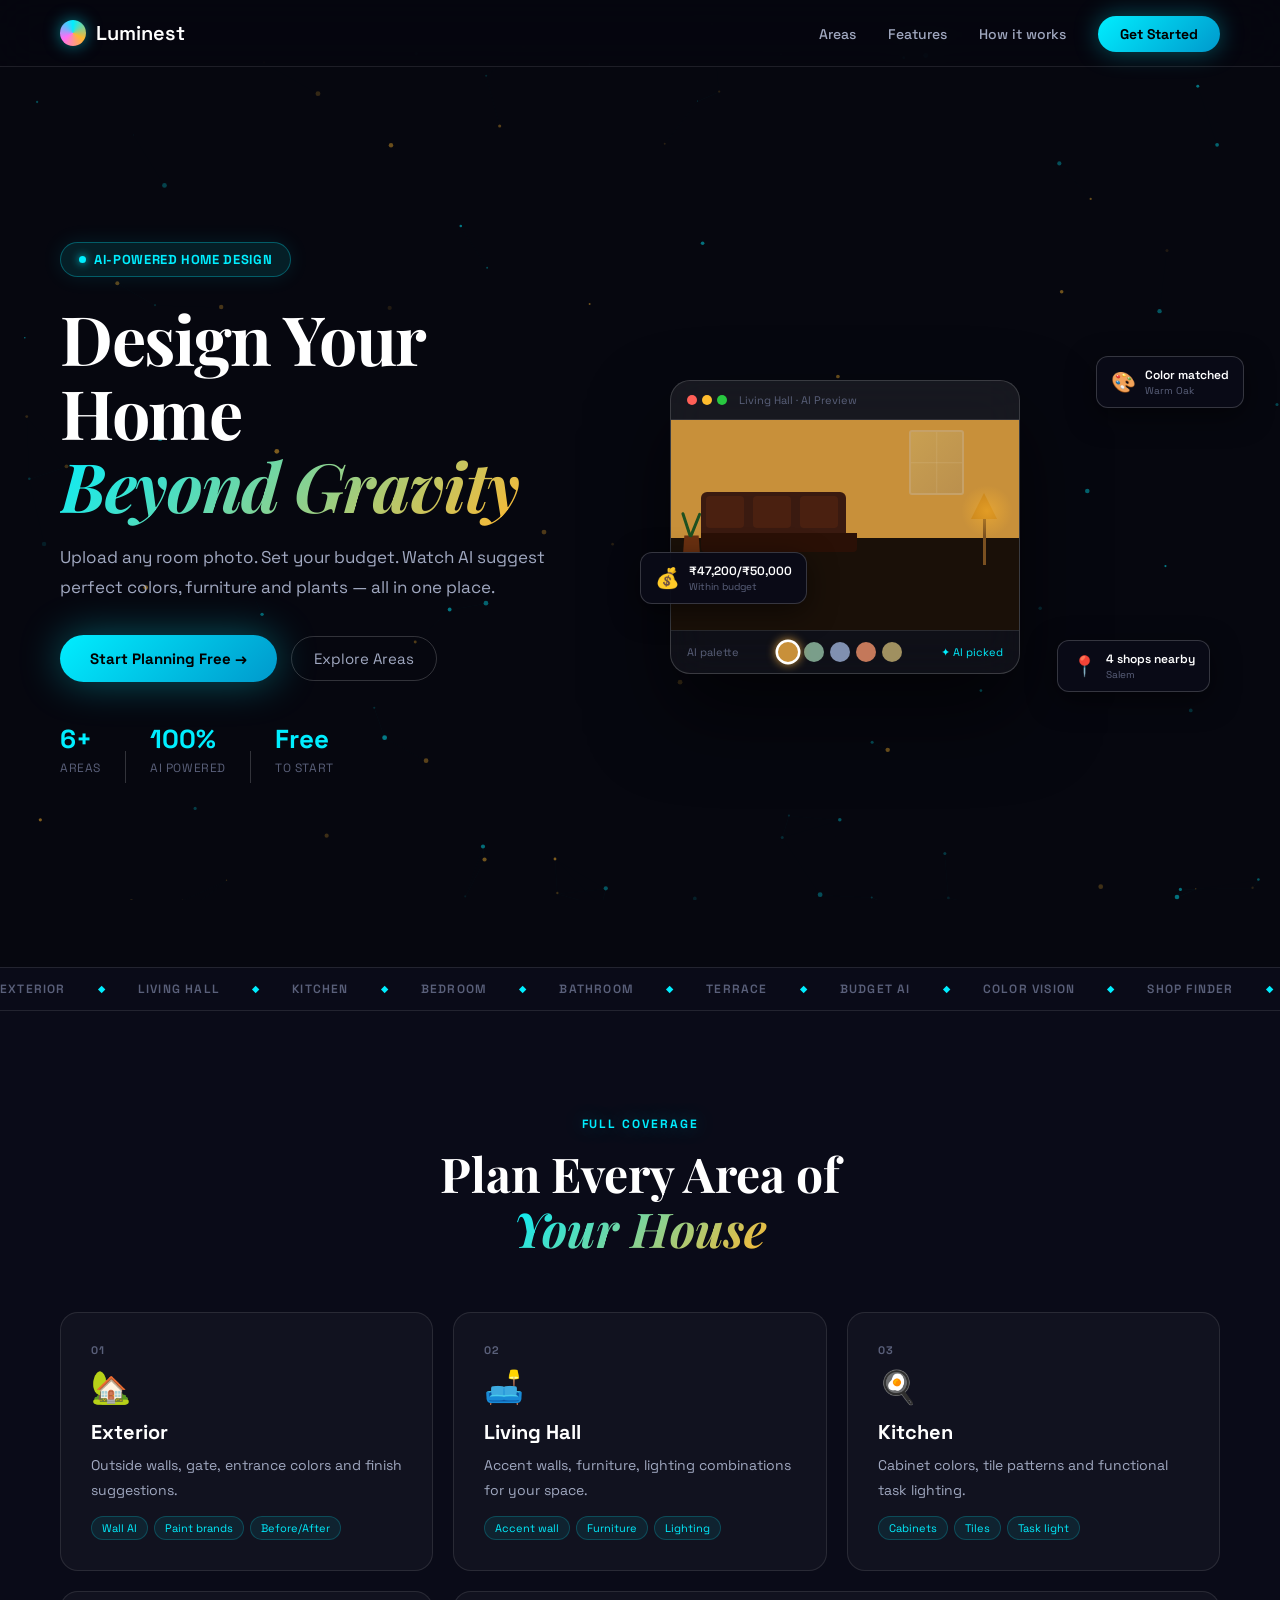
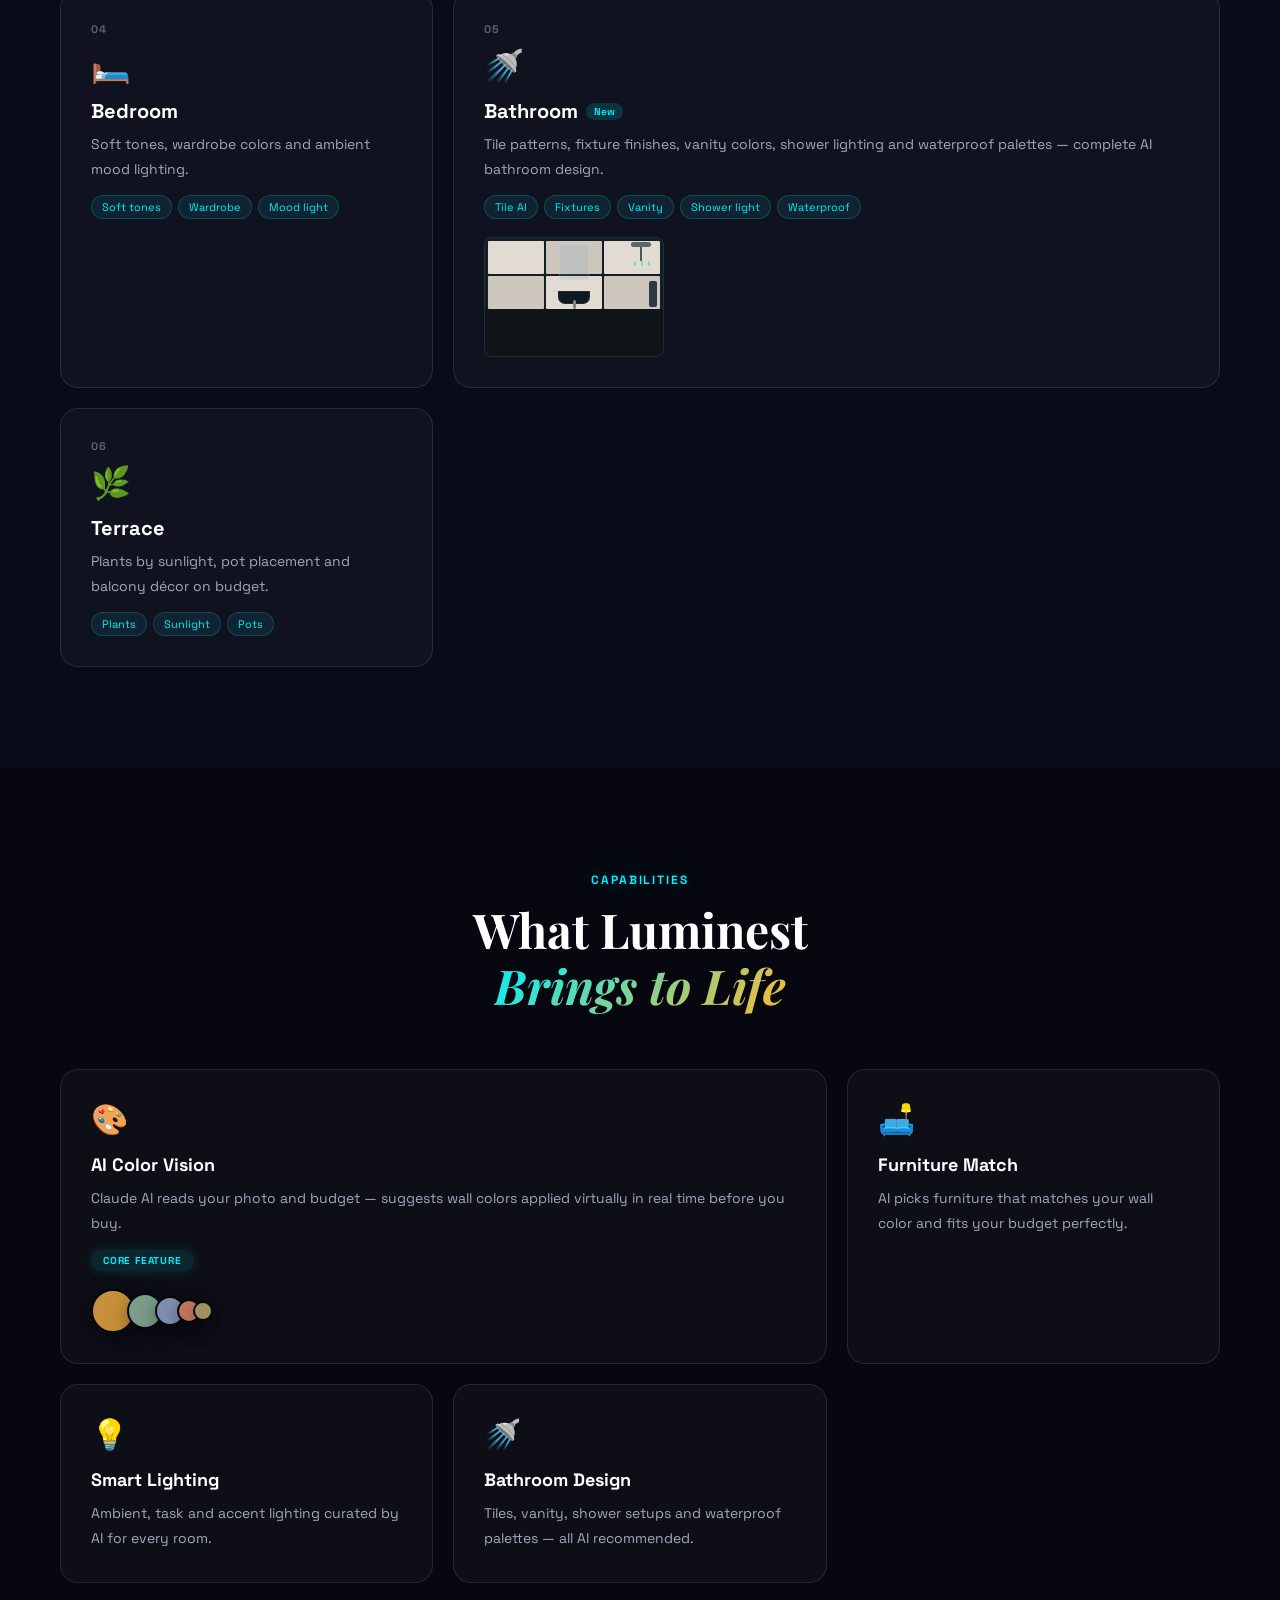
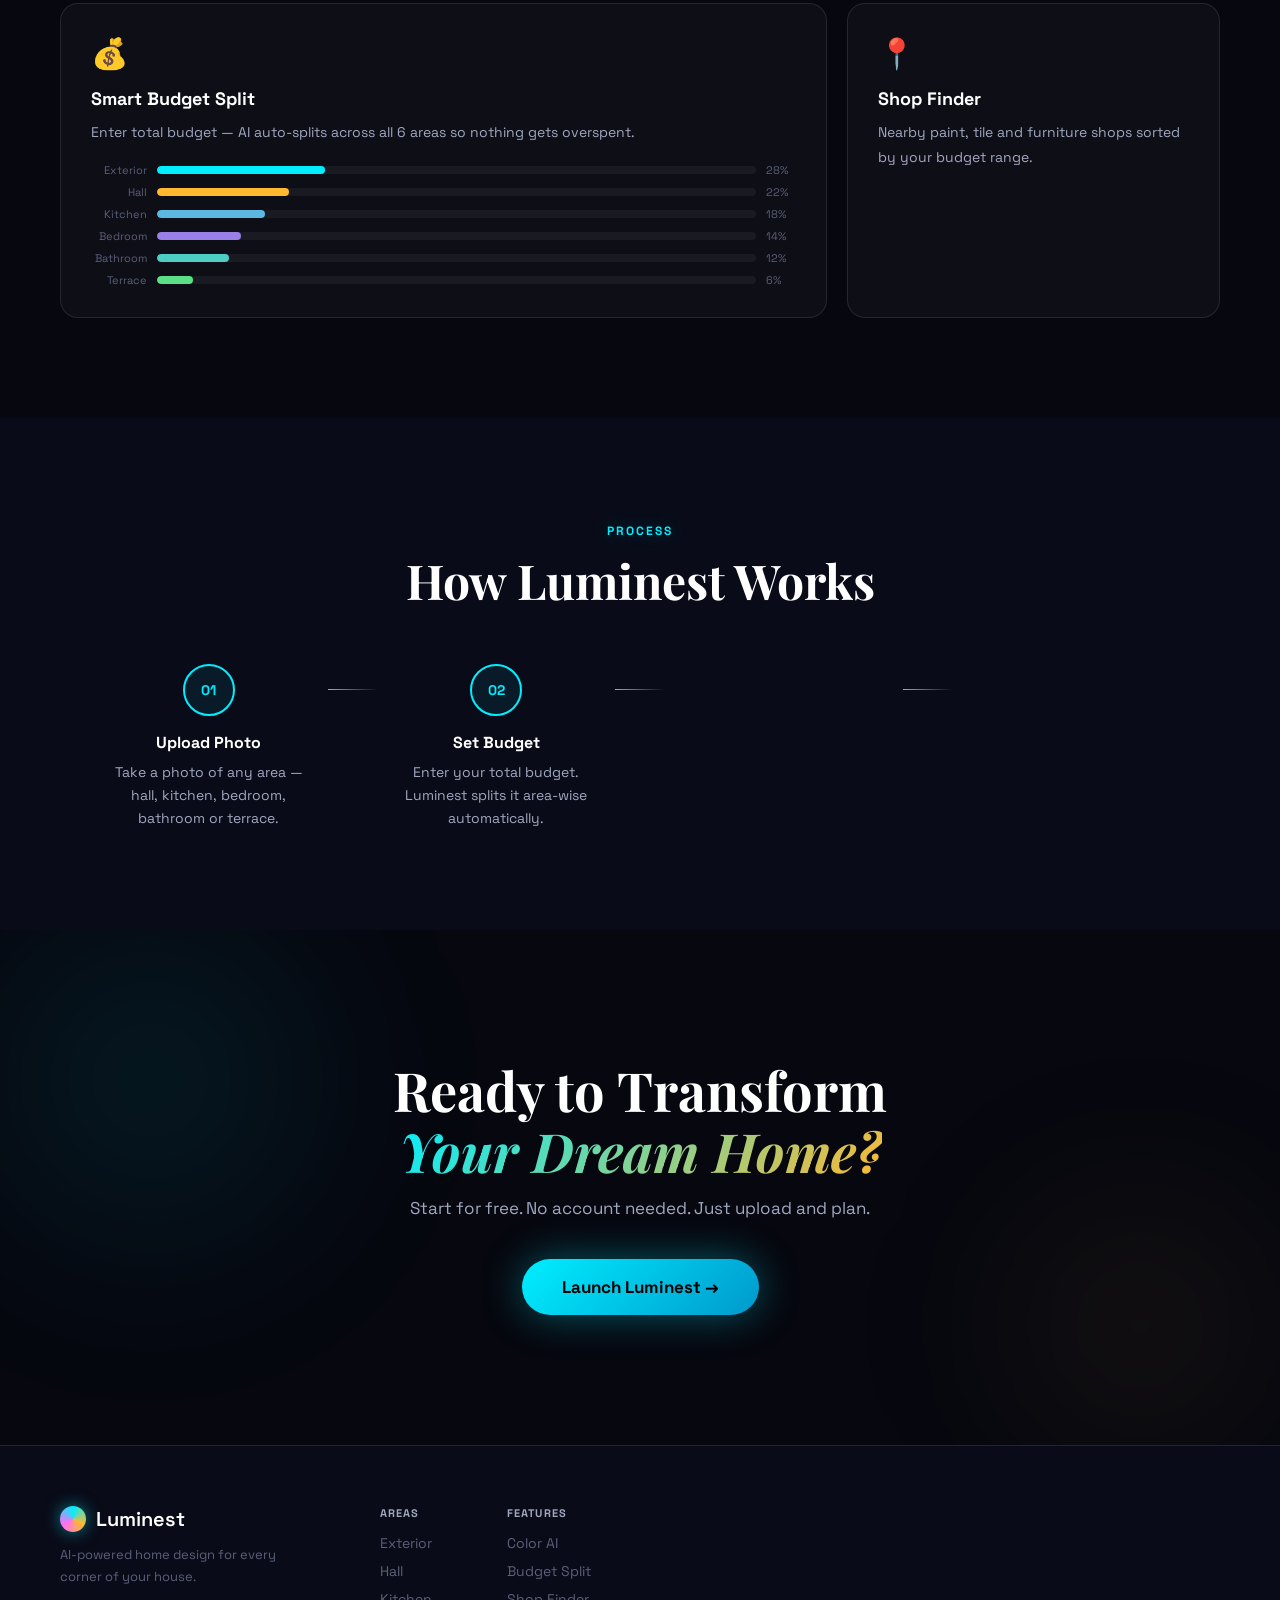
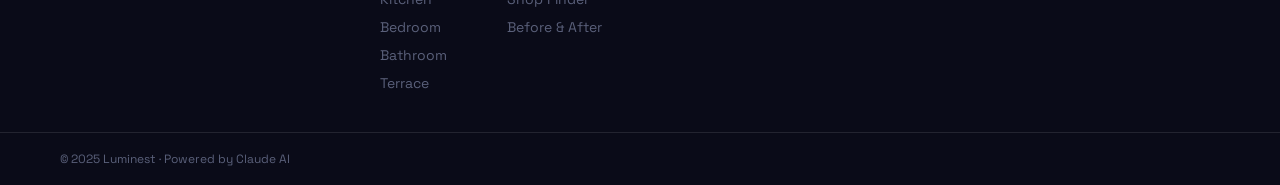
<file: index.html>
<!DOCTYPE html>
<html lang="en">
<head>
  <meta charset="UTF-8"/>
  <meta name="viewport" content="width=device-width, initial-scale=1.0"/>
  <title>Luminest – Style Every Area of Your Home</title>
  <link href="https://fonts.googleapis.com/css2?family=Space+Grotesk:wght@300;400;500;600;700&family=Playfair+Display:ital,wght@0,700;1,400&display=swap" rel="stylesheet"/>
  <link rel="stylesheet" href="style.css"/>
</head>
<body>

  <canvas id="bgCanvas"></canvas>

  <nav class="navbar" id="navbar">
    <div class="logo">
      <div class="logo-orb"></div>
      <span>Luminest</span>
    </div>
    <ul class="nav-links">
      <li><a href="#areas">Areas</a></li>
      <li><a href="#features">Features</a></li>
      <li><a href="#how">How it works</a></li>
      <li><a href="dashboard.html" class="nav-cta">Get Started</a></li>
    </ul>
  </nav>

  <!-- HERO -->
  <section class="hero">
    <div class="hero-left fade-up" style="--d:0.1s">
      <div class="hero-badge"><span class="bdot"></span> AI-Powered Home Design</div>
      <h1>Design Your Home<br/><em>Beyond Gravity</em></h1>
      <p>Upload any room photo. Set your budget. Watch AI suggest perfect colors, furniture and plants — all in one place.</p>
      <div class="hero-btns">
        <a href="dashboard.html" class="btn-primary">Start Planning Free →</a>
        <a href="#areas" class="btn-outline">Explore Areas</a>
      </div>
      <div class="hero-stats">
        <div class="stat"><strong>6+</strong><p>Areas</p></div>
        <div class="stat-line"></div>
        <div class="stat"><strong>100%</strong><p>AI Powered</p></div>
        <div class="stat-line"></div>
        <div class="stat"><strong>Free</strong><p>To Start</p></div>
      </div>
    </div>
    <div class="hero-right fade-up" style="--d:0.3s">
      <div class="room-card">
        <div class="rc-top">
          <div class="rc-dots"><span></span><span></span><span></span></div>
          <span class="rc-title">Living Hall · AI Preview</span>
        </div>
        <div class="room-scene">
          <div class="rs-wall" id="rsWall"></div>
          <div class="rs-floor"></div>
          <div class="rs-sofa">
            <div class="sofa-back"></div>
            <div class="sofa-seat"></div>
            <div class="sofa-c c1"></div>
            <div class="sofa-c c2"></div>
            <div class="sofa-c c3"></div>
          </div>
          <div class="rs-lamp">
            <div class="lamp-top"></div>
            <div class="lamp-pole"></div>
            <div class="lamp-glow"></div>
          </div>
          <div class="rs-plant">
            <div class="plant-pot"></div>
            <div class="plant-l l1"></div>
            <div class="plant-l l2"></div>
          </div>
          <div class="rs-window">
            <div class="win-light"></div>
          </div>
        </div>
        <div class="rc-palette">
          <span>AI palette</span>
          <div class="palette-dots">
            <div class="pd active" style="--pc:#c8903a" onclick="changeWall(this,'#c8903a')"></div>
            <div class="pd" style="--pc:#7a9e8a" onclick="changeWall(this,'#7a9e8a')"></div>
            <div class="pd" style="--pc:#8090b0" onclick="changeWall(this,'#8090b0')"></div>
            <div class="pd" style="--pc:#c4785a" onclick="changeWall(this,'#c4785a')"></div>
            <div class="pd" style="--pc:#a09060" onclick="changeWall(this,'#a09060')"></div>
          </div>
          <span class="pai">✦ AI picked</span>
        </div>
      </div>
      <div class="float-chip fc1"><span>🎨</span><div><b>Color matched</b><p>Warm Oak</p></div></div>
      <div class="float-chip fc2"><span>💰</span><div><b>₹47,200/₹50,000</b><p>Within budget</p></div></div>
      <div class="float-chip fc3"><span>📍</span><div><b>4 shops nearby</b><p>Salem</p></div></div>
    </div>
  </section>

  <!-- TICKER -->
  <div class="ticker">
    <div class="ticker-inner">
      <span>Exterior</span><em>◆</em><span>Living Hall</span><em>◆</em>
      <span>Kitchen</span><em>◆</em><span>Bedroom</span><em>◆</em>
      <span>Bathroom</span><em>◆</em><span>Terrace</span><em>◆</em>
      <span>Budget AI</span><em>◆</em><span>Color Vision</span><em>◆</em>
      <span>Shop Finder</span><em>◆</em>
      <span>Exterior</span><em>◆</em><span>Living Hall</span><em>◆</em>
      <span>Kitchen</span><em>◆</em><span>Bedroom</span><em>◆</em>
      <span>Bathroom</span><em>◆</em><span>Terrace</span><em>◆</em>
      <span>Budget AI</span><em>◆</em><span>Color Vision</span><em>◆</em>
      <span>Shop Finder</span><em>◆</em>
    </div>
  </div>

  <!-- AREAS -->
  <section class="areas-sec" id="areas">
    <div class="sec-head">
      <p class="stag">Full Coverage</p>
      <h2>Plan Every Area of<br/><em>Your House</em></h2>
    </div>
    <div class="areas-grid">
      <div class="area-card" style="--ac:#00eeff">
        <div class="ac-num">01</div>
        <div class="ac-icon">🏡</div>
        <h3>Exterior</h3>
        <p>Outside walls, gate, entrance colors and finish suggestions.</p>
        <div class="ac-tags"><span>Wall AI</span><span>Paint brands</span><span>Before/After</span></div>
      </div>
      <div class="area-card" style="--ac:#ffb830">
        <div class="ac-num">02</div>
        <div class="ac-icon">🛋️</div>
        <h3>Living Hall</h3>
        <p>Accent walls, furniture, lighting combinations for your space.</p>
        <div class="ac-tags"><span>Accent wall</span><span>Furniture</span><span>Lighting</span></div>
      </div>
      <div class="area-card" style="--ac:#5cb8e0">
        <div class="ac-num">03</div>
        <div class="ac-icon">🍳</div>
        <h3>Kitchen</h3>
        <p>Cabinet colors, tile patterns and functional task lighting.</p>
        <div class="ac-tags"><span>Cabinets</span><span>Tiles</span><span>Task light</span></div>
      </div>
      <div class="area-card" style="--ac:#9b7fe8">
        <div class="ac-num">04</div>
        <div class="ac-icon">🛏️</div>
        <h3>Bedroom</h3>
        <p>Soft tones, wardrobe colors and ambient mood lighting.</p>
        <div class="ac-tags"><span>Soft tones</span><span>Wardrobe</span><span>Mood light</span></div>
      </div>
      <div class="area-card area-wide" style="--ac:#4ecdc4">
        <div class="ac-num">05</div>
        <div class="ac-icon">🚿</div>
        <h3>Bathroom <span class="new-badge">New</span></h3>
        <p>Tile patterns, fixture finishes, vanity colors, shower lighting and waterproof palettes — complete AI bathroom design.</p>
        <div class="ac-tags"><span>Tile AI</span><span>Fixtures</span><span>Vanity</span><span>Shower light</span><span>Waterproof</span></div>
        <div class="bath-preview">
          <div class="bp-wall"></div>
          <div class="bp-floor"></div>
          <div class="bp-tiles">
            <div class="bt" style="--tc:#e2dbd2"></div><div class="bt" style="--tc:#cec7bd"></div><div class="bt" style="--tc:#e2dbd2"></div>
            <div class="bt" style="--tc:#cec7bd"></div><div class="bt" style="--tc:#e2dbd2"></div><div class="bt" style="--tc:#cec7bd"></div>
          </div>
          <div class="bp-mirror"></div>
          <div class="bp-sink"><div class="sink-b"></div><div class="sink-t"></div></div>
          <div class="bp-shower">
            <div class="sh-h"></div><div class="sh-p"></div>
            <div class="sh-drops"><div class="sd d1"></div><div class="sd d2"></div><div class="sd d3"></div></div>
          </div>
          <div class="bp-towel"></div>
        </div>
      </div>
      <div class="area-card" style="--ac:#5ce085">
        <div class="ac-num">06</div>
        <div class="ac-icon">🌿</div>
        <h3>Terrace</h3>
        <p>Plants by sunlight, pot placement and balcony décor on budget.</p>
        <div class="ac-tags"><span>Plants</span><span>Sunlight</span><span>Pots</span></div>
      </div>
    </div>
  </section>

  <!-- FEATURES -->
  <section class="feat-sec" id="features">
    <div class="sec-head">
      <p class="stag">Capabilities</p>
      <h2>What Luminest<br/><em>Brings to Life</em></h2>
    </div>
    <div class="feat-grid">
      <div class="feat-card feat-big">
        <span class="fi">🎨</span>
        <h3>AI Color Vision</h3>
        <p>Claude AI reads your photo and budget — suggests wall colors applied virtually in real time before you buy.</p>
        <div class="feat-badge">Core Feature</div>
        <div class="color-balls">
          <div class="cb" style="--cc:#c8903a;--cs:44px"></div>
          <div class="cb" style="--cc:#7a9e8a;--cs:36px"></div>
          <div class="cb" style="--cc:#8090b0;--cs:30px"></div>
          <div class="cb" style="--cc:#c4785a;--cs:24px"></div>
          <div class="cb" style="--cc:#a09060;--cs:20px"></div>
        </div>
      </div>
      <div class="feat-card">
        <span class="fi">🛋️</span>
        <h3>Furniture Match</h3>
        <p>AI picks furniture that matches your wall color and fits your budget perfectly.</p>
      </div>
      <div class="feat-card">
        <span class="fi">💡</span>
        <h3>Smart Lighting</h3>
        <p>Ambient, task and accent lighting curated by AI for every room.</p>
      </div>
      <div class="feat-card">
        <span class="fi">🚿</span>
        <h3>Bathroom Design</h3>
        <p>Tiles, vanity, shower setups and waterproof palettes — all AI recommended.</p>
      </div>
      <div class="feat-card feat-big">
        <span class="fi">💰</span>
        <h3>Smart Budget Split</h3>
        <p>Enter total budget — AI auto-splits across all 6 areas so nothing gets overspent.</p>
        <div class="budget-bars">
          <div class="bb"><span>Exterior</span><div class="bb-track"><div class="bb-fill" style="--bw:28%;--bc:#00eeff"></div></div><span>28%</span></div>
          <div class="bb"><span>Hall</span><div class="bb-track"><div class="bb-fill" style="--bw:22%;--bc:#ffb830"></div></div><span>22%</span></div>
          <div class="bb"><span>Kitchen</span><div class="bb-track"><div class="bb-fill" style="--bw:18%;--bc:#5cb8e0"></div></div><span>18%</span></div>
          <div class="bb"><span>Bedroom</span><div class="bb-track"><div class="bb-fill" style="--bw:14%;--bc:#9b7fe8"></div></div><span>14%</span></div>
          <div class="bb"><span>Bathroom</span><div class="bb-track"><div class="bb-fill" style="--bw:12%;--bc:#4ecdc4"></div></div><span>12%</span></div>
          <div class="bb"><span>Terrace</span><div class="bb-track"><div class="bb-fill" style="--bw:6%;--bc:#5ce085"></div></div><span>6%</span></div>
        </div>
      </div>
      <div class="feat-card">
        <span class="fi">📍</span>
        <h3>Shop Finder</h3>
        <p>Nearby paint, tile and furniture shops sorted by your budget range.</p>
      </div>
    </div>
  </section>

  <!-- HOW -->
  <section class="how-sec" id="how">
    <div class="sec-head">
      <p class="stag">Process</p>
      <h2>How Luminest Works</h2>
    </div>
    <div class="how-grid">
      <div class="how-step">
        <div class="hs-num">01</div>
        <h3>Upload Photo</h3>
        <p>Take a photo of any area — hall, kitchen, bedroom, bathroom or terrace.</p>
      </div>
      <div class="how-line"></div>
      <div class="how-step">
        <div class="hs-num">02</div>
        <h3>Set Budget</h3>
        <p>Enter your total budget. Luminest splits it area-wise automatically.</p>
      </div>
      <div class="how-line"></div>
      <div class="how-step">
        <div class="hs-num">03</div>
        <h3>AI Designs</h3>
        <p>Claude AI suggests colors, tiles, furniture, lighting and plants.</p>
      </div>
      <div class="how-line"></div>
      <div class="how-step">
        <div class="hs-num">04</div>
        <h3>Preview & Shop</h3>
        <p>See before & after and find nearby shops within your budget.</p>
      </div>
    </div>
  </section>

  <!-- CTA -->
  <section class="cta-sec">
    <div class="cta-glow g1"></div>
    <div class="cta-glow g2"></div>
    <h2>Ready to Transform<br/><em>Your Dream Home?</em></h2>
    <p>Start for free. No account needed. Just upload and plan.</p>
    <a href="dashboard.html" class="btn-primary btn-lg">Launch Luminest →</a>
  </section>

  <!-- FOOTER -->
  <footer class="footer">
    <div class="footer-inner">
      <div class="foot-brand">
        <div class="logo"><div class="logo-orb"></div><span>Luminest</span></div>
        <p>AI-powered home design for every corner of your house.</p>
      </div>
      <div class="foot-col"><h4>Areas</h4><a href="#">Exterior</a><a href="#">Hall</a><a href="#">Kitchen</a><a href="#">Bedroom</a><a href="#">Bathroom</a><a href="#">Terrace</a></div>
      <div class="foot-col"><h4>Features</h4><a href="#">Color AI</a><a href="#">Budget Split</a><a href="#">Shop Finder</a><a href="#">Before & After</a></div>
    </div>
    <div class="foot-bar">© 2025 Luminest · Powered by Claude AI</div>
  </footer>

  <script src="script.js"></script>
</body>
</html>
</file>
<file: style.css>
*, *::before, *::after { margin: 0; padding: 0; box-sizing: border-box; }

:root {
  --bg: #06070f;
  --bg2: #0a0b18;
  --bg3: #0e1020;
  --border: rgba(255,255,255,.1);
  --border2: rgba(255,255,255,.18);
  --accent: #00eeff;
  --gold: #ffb830;
  --text: #ffffff;
  --text2: #a0a8c0;
  --text3: #5a607a;
  --ff: 'Space Grotesk', sans-serif;
  --fd: 'Playfair Display', serif;
}

html { scroll-behavior: smooth; }
body { font-family: var(--ff); background: var(--bg); color: var(--text); overflow-x: hidden; font-size: 17px; }

/* CANVAS */
#bgCanvas { position: fixed; inset: 0; z-index: 0; pointer-events: none; }

/* ANIMATIONS */
@keyframes fadeUp { from { opacity: 0; transform: translateY(30px); } to { opacity: 1; transform: translateY(0); } }
@keyframes floatY { 0%,100% { transform: translateY(0); } 50% { transform: translateY(-14px); } }
@keyframes floatYB { 0%,100% { transform: translateY(0) rotate(0); } 50% { transform: translateY(-10px) rotate(2deg); } }
@keyframes spinOrb { from { transform: rotate(0); } to { transform: rotate(360deg); } }
@keyframes pulseDot { 0%,100% { opacity: 1; transform: scale(1); } 50% { opacity: .4; transform: scale(.7); } }
@keyframes shimmer { 0% { left: -100%; } 100% { left: 200%; } }
@keyframes ticker { from { transform: translateX(0); } to { transform: translateX(-50%); } }
@keyframes dropFall { 0% { opacity: 0; transform: translateY(0); } 40% { opacity: .8; } 100% { opacity: 0; transform: translateY(20px); } }
@keyframes tilePop { from { opacity: 0; transform: scale(.7); } to { opacity: 1; transform: scale(1); } }
@keyframes barGrow { from { width: 0; } to { width: var(--bw); } }
@keyframes ballFloat { 0%,100% { transform: translateY(0); } 50% { transform: translateY(-12px); } }
@keyframes ringOut { 0% { transform: translate(-50%,-50%) scale(1); opacity: .7; } 100% { transform: translate(-50%,-50%) scale(2.4); opacity: 0; } }
@keyframes glowDrift { 0%,100% { transform: translate(0,0); } 50% { transform: translate(30px,-20px); } }

.fade-up { opacity: 0; animation: fadeUp .9s cubic-bezier(.16,1,.3,1) forwards; animation-delay: var(--d, 0s); }
.reveal { opacity: 0; transform: translateY(24px); transition: opacity .7s cubic-bezier(.16,1,.3,1), transform .7s cubic-bezier(.16,1,.3,1); }
.reveal.in { opacity: 1; transform: translateY(0); }

/* NAVBAR */
.navbar { display: flex; justify-content: space-between; align-items: center; padding: 20px 60px; position: sticky; top: 0; z-index: 200; background: rgba(6,7,15,.85); backdrop-filter: blur(20px); border-bottom: 1px solid var(--border); transition: padding .3s; }
.navbar.scrolled { padding: 13px 60px; }
.logo { display: flex; align-items: center; gap: 10px; font-size: 20px; font-weight: 600; }
.logo-orb { width: 26px; height: 26px; border-radius: 50%; background: conic-gradient(var(--accent), var(--gold), #ff6ef7, var(--accent)); animation: spinOrb 3s linear infinite; box-shadow: 0 0 16px rgba(0,238,255,.5); }
.nav-links { list-style: none; display: flex; gap: 32px; }
.nav-links a { color: var(--text2); text-decoration: none; font-size: 14px; font-weight: 500; transition: color .2s; position: relative; }
.nav-links a::after { content: ''; position: absolute; bottom: -3px; left: 0; width: 0; height: 1px; background: var(--accent); transition: width .3s; }
.nav-links a:hover { color: var(--text); }
.nav-links a:hover::after { width: 100%; }
.nav-cta { background: linear-gradient(135deg, var(--accent), #0099cc) !important; color: #000 !important; padding: 9px 22px; border-radius: 30px; font-weight: 700 !important; box-shadow: 0 0 24px rgba(0,238,255,.35); }
.nav-cta::after { display: none !important; }
.nav-cta:hover { box-shadow: 0 0 40px rgba(0,238,255,.6) !important; transform: translateY(-1px); }

/* HERO */
.hero { min-height: 100vh; display: grid; grid-template-columns: 1fr 1fr; align-items: center; padding: 100px 60px 80px; gap: 60px; position: relative; z-index: 1; }
.hero-left h1 { font-family: var(--fd); font-size: 68px; line-height: 1.08; letter-spacing: -.02em; margin-bottom: 20px; }
.hero-left h1 em { font-style: italic; background: linear-gradient(135deg, var(--accent), var(--gold)); -webkit-background-clip: text; -webkit-text-fill-color: transparent; background-clip: text; }
.hero-badge { display: inline-flex; align-items: center; gap: 8px; background: rgba(0,238,255,.1); border: 1px solid rgba(0,238,255,.3); color: var(--accent); padding: 8px 18px; border-radius: 30px; font-size: 13px; font-weight: 700; letter-spacing: .05em; text-transform: uppercase; margin-bottom: 24px; box-shadow: 0 0 20px rgba(0,238,255,.1); }
.bdot { width: 7px; height: 7px; background: var(--accent); border-radius: 50%; animation: pulseDot 2s ease-in-out infinite; box-shadow: 0 0 8px var(--accent); }
.hero-left p { font-size: 17px; color: var(--text2); line-height: 1.8; margin-bottom: 32px; }
.hero-btns { display: flex; gap: 14px; align-items: center; margin-bottom: 40px; }
.btn-primary { display: inline-flex; align-items: center; gap: 8px; background: linear-gradient(135deg, var(--accent), #0099cc); color: #000; font-weight: 700; font-size: 15px; padding: 14px 30px; border-radius: 30px; text-decoration: none; position: relative; overflow: hidden; box-shadow: 0 0 40px rgba(0,238,255,.35); transition: transform .2s, box-shadow .2s; }
.btn-primary::after { content: ''; position: absolute; top: 0; left: -100%; width: 60%; height: 100%; background: linear-gradient(90deg, transparent, rgba(255,255,255,.3), transparent); animation: shimmer 2.5s ease-in-out infinite; }
.btn-primary:hover { transform: translateY(-2px); box-shadow: 0 10px 50px rgba(0,238,255,.5); }
.btn-lg { padding: 17px 40px; font-size: 17px; }
.btn-outline { color: var(--text2); text-decoration: none; font-size: 15px; padding: 12px 22px; border: 1px solid var(--border2); border-radius: 30px; transition: all .2s; }
.btn-outline:hover { color: var(--text); border-color: var(--accent); box-shadow: 0 0 20px rgba(0,238,255,.15); }
.hero-stats { display: flex; align-items: center; gap: 24px; }
.stat strong { display: block; font-size: 26px; font-weight: 700; color: var(--accent); }
.stat p { font-size: 12px; color: var(--text3); margin-top: 2px; text-transform: uppercase; letter-spacing: .05em; }
.stat-line { width: 1px; height: 32px; background: var(--border2); }

/* ROOM CARD */
.hero-right { position: relative; }
.room-card { width: 350px; background: rgba(255,255,255,.04); backdrop-filter: blur(20px); border: 1px solid var(--border2); border-radius: 20px; overflow: hidden; box-shadow: 0 40px 80px rgba(0,0,0,.6); animation: floatY 7s ease-in-out infinite; }
.rc-top { display: flex; align-items: center; gap: 8px; padding: 12px 16px; background: rgba(255,255,255,.03); border-bottom: 1px solid var(--border); }
.rc-dots { display: flex; gap: 5px; }
.rc-dots span { width: 10px; height: 10px; border-radius: 50%; }
.rc-dots span:nth-child(1) { background: #ff5f57; }
.rc-dots span:nth-child(2) { background: #febc2e; }
.rc-dots span:nth-child(3) { background: #28c840; }
.rc-title { font-size: 11px; color: var(--text3); margin-left: 4px; }
.room-scene { width: 100%; height: 210px; background: #100808; position: relative; overflow: hidden; }
.rs-wall { position: absolute; top: 0; left: 0; right: 0; height: 58%; background: #c8903a; transition: background .5s; }
.rs-floor { position: absolute; bottom: 0; left: 0; right: 0; height: 44%; background: #1a1008; }
.rs-sofa { position: absolute; bottom: 37%; left: 30px; }
.sofa-back { width: 145px; height: 42px; background: #3a1a10; border-radius: 6px 6px 0 0; }
.sofa-seat { width: 156px; height: 19px; background: #2a1006; border-radius: 0 0 4px 4px; margin-top: -1px; }
.sofa-c { width: 38px; height: 32px; background: #4a2010; border-radius: 4px; position: absolute; top: 4px; }
.c1 { left: 5px; } .c2 { left: 52px; } .c3 { left: 99px; }
.rs-lamp { position: absolute; bottom: 31%; right: 22px; }
.lamp-top { width: 0; height: 0; border-left: 13px solid transparent; border-right: 13px solid transparent; border-bottom: 26px solid #c4801a; }
.lamp-pole { width: 3px; height: 46px; background: #7a5020; margin: 0 auto; }
.lamp-glow { width: 52px; height: 52px; background: radial-gradient(circle, rgba(255,184,48,.5), transparent 70%); position: absolute; top: -8px; left: -10px; border-radius: 50%; animation: pulseDot 3s ease-in-out infinite; }
.rs-plant { position: absolute; bottom: 36%; left: 12px; }
.plant-pot { width: 17px; height: 19px; background: #6a3010; clip-path: polygon(8% 0,92% 0,100% 100%,0 100%); }
.plant-l { width: 3px; height: 26px; background: #1e5020; border-radius: 3px; position: absolute; bottom: 17px; left: 6px; transform-origin: bottom; }
.l1 { transform: rotate(-18deg); } .l2 { transform: rotate(22deg); }
.rs-window { position: absolute; top: 10px; right: 55px; width: 55px; height: 65px; border: 2px solid rgba(255,255,255,.15); border-radius: 3px; background: rgba(100,150,220,.12); overflow: hidden; }
.rs-window::before, .rs-window::after { content: ''; position: absolute; background: rgba(255,255,255,.1); }
.rs-window::before { left: 50%; top: 0; bottom: 0; width: 1.5px; transform: translateX(-50%); }
.rs-window::after { top: 50%; left: 0; right: 0; height: 1.5px; transform: translateY(-50%); }
.win-light { position: absolute; inset: 0; background: linear-gradient(135deg, rgba(255,220,100,.2), transparent); }
.rc-palette { display: flex; align-items: center; justify-content: space-between; padding: 11px 16px; border-top: 1px solid var(--border); font-size: 11px; color: var(--text3); }
.palette-dots { display: flex; gap: 6px; }
.pd { width: 20px; height: 20px; border-radius: 50%; background: var(--pc); border: 2px solid transparent; cursor: pointer; transition: transform .2s, border-color .2s; }
.pd.active { border-color: #fff; transform: scale(1.25); box-shadow: 0 0 8px var(--pc); }
.pd:hover { transform: scale(1.15); }
.pai { color: var(--accent); }

/* FLOAT CHIPS */
.float-chip { position: absolute; display: flex; align-items: center; gap: 9px; background: rgba(10,11,24,.95); border: 1px solid var(--border2); border-radius: 12px; padding: 10px 14px; box-shadow: 0 8px 28px rgba(0,0,0,.5); white-space: nowrap; }
.float-chip span { font-size: 20px; }
.float-chip b { display: block; font-size: 12px; font-weight: 600; color: var(--text); }
.float-chip p { font-size: 10px; color: var(--text3); margin-top: 1px; }
.fc1 { top: -24px; right: -24px; animation: floatYB 6s ease-in-out infinite; }
.fc2 { bottom: 70px; left: -30px; animation: floatYB 8s ease-in-out infinite 1s; }
.fc3 { bottom: -18px; right: 10px; animation: floatYB 7s ease-in-out infinite .5s; }

/* TICKER */
.ticker { overflow: hidden; border-top: 1px solid var(--border); border-bottom: 1px solid var(--border); background: var(--bg2); padding: 13px 0; position: relative; z-index: 1; }
.ticker-inner { display: flex; gap: 32px; width: max-content; animation: ticker 24s linear infinite; font-size: 12px; color: var(--text3); font-weight: 600; letter-spacing: .1em; text-transform: uppercase; align-items: center; }
.ticker-inner em { color: var(--accent); font-style: normal; font-size: 9px; }

/* SECTION HEAD */
.sec-head { text-align: center; margin-bottom: 56px; }
.stag { display: inline-block; font-size: 12px; font-weight: 700; letter-spacing: .16em; text-transform: uppercase; color: var(--accent); margin-bottom: 14px; text-shadow: 0 0 20px rgba(0,238,255,.4); }
.sec-head h2 { font-family: var(--fd); font-size: 48px; line-height: 1.15; }
.sec-head h2 em { font-style: italic; background: linear-gradient(135deg, var(--accent), var(--gold)); -webkit-background-clip: text; -webkit-text-fill-color: transparent; background-clip: text; }

/* AREAS */
.areas-sec { padding: 100px 60px; background: var(--bg2); position: relative; z-index: 1; }
.areas-grid { display: grid; grid-template-columns: repeat(3,1fr); gap: 20px; max-width: 1200px; margin: 0 auto; }
.area-card { background: rgba(255,255,255,.03); border: 1px solid var(--border); border-radius: 18px; padding: 30px; position: relative; overflow: hidden; cursor: pointer; transition: transform .3s, border-color .3s, box-shadow .3s; }
.area-card:hover { transform: translateY(-7px); border-color: var(--ac); box-shadow: 0 16px 48px rgba(0,0,0,.4), 0 0 30px rgba(0,0,0,.2); }
.area-card::before { content: ''; position: absolute; bottom: 0; left: 0; right: 0; height: 2px; background: var(--ac); transform: scaleX(0); transition: transform .35s cubic-bezier(.16,1,.3,1); box-shadow: 0 0 10px var(--ac); }
.area-card:hover::before { transform: scaleX(1); }
.area-wide { grid-column: span 2; }
.ac-num { font-size: 11px; font-weight: 700; color: var(--text3); letter-spacing: .1em; margin-bottom: 10px; }
.ac-icon { font-size: 32px; margin-bottom: 12px; }
.area-card h3 { font-size: 20px; font-weight: 700; margin-bottom: 8px; display: flex; align-items: center; gap: 8px; }
.new-badge { font-size: 10px; background: rgba(0,238,255,.15); color: var(--accent); padding: 2px 8px; border-radius: 20px; font-weight: 600; }
.area-card p { font-size: 14px; color: var(--text2); line-height: 1.75; margin-bottom: 14px; }
.ac-tags { display: flex; flex-wrap: wrap; gap: 6px; }
.ac-tags span { font-size: 11px; color: var(--accent); background: rgba(0,238,255,.08); border: 1px solid rgba(0,238,255,.2); padding: 4px 10px; border-radius: 20px; }

/* BATHROOM PREVIEW */
.bath-preview { width: 180px; height: 120px; background: #0a0e12; border-radius: 8px; position: relative; overflow: hidden; border: 1px solid rgba(78,205,196,.2); margin-top: 18px; }
.bp-wall { position: absolute; top: 0; left: 0; right: 0; height: 62%; background: #141e26; }
.bp-floor { position: absolute; bottom: 0; left: 0; right: 0; height: 40%; background: #0e1418; }
.bp-tiles { position: absolute; top: 0; left: 0; right: 0; height: 62%; display: grid; grid-template-columns: repeat(3,1fr); gap: 2px; padding: 3px; }
.bt { background: var(--tc); border-radius: 1px; opacity: 0; animation: tilePop .4s ease forwards; }
.bt:nth-child(1) { animation-delay: .1s; } .bt:nth-child(2) { animation-delay: .18s; }
.bt:nth-child(3) { animation-delay: .14s; } .bt:nth-child(4) { animation-delay: .22s; }
.bt:nth-child(5) { animation-delay: .12s; } .bt:nth-child(6) { animation-delay: .26s; }
.bp-mirror { position: absolute; top: 6px; left: 50%; transform: translateX(-50%); width: 30px; height: 36px; background: rgba(120,160,190,.18); border: 1px solid rgba(255,255,255,.12); border-radius: 3px; }
.bp-sink { position: absolute; bottom: 40%; left: 50%; transform: translateX(-50%); }
.sink-b { width: 32px; height: 13px; background: #0e181e; border: 1px solid rgba(255,255,255,.08); border-radius: 0 0 7px 7px; }
.sink-t { width: 3px; height: 9px; background: #7a8888; border-radius: 2px; margin: 0 auto; margin-top: -4px; }
.bp-shower { position: absolute; top: 4px; right: 12px; }
.sh-h { width: 20px; height: 5px; background: #5a6868; border-radius: 3px; }
.sh-p { width: 2px; height: 14px; background: #4a5858; margin: 0 auto; }
.sh-drops { position: relative; width: 20px; height: 28px; }
.sd { position: absolute; width: 2px; height: 5px; background: rgba(78,205,196,.6); border-radius: 2px; animation: dropFall 1.2s ease-in-out infinite; }
.d1 { left: 3px; animation-delay: 0s; } .d2 { left: 10px; animation-delay: .35s; } .d3 { left: 17px; animation-delay: .18s; }
.bp-towel { position: absolute; bottom: 42%; right: 6px; width: 8px; height: 26px; background: #2a3848; border-radius: 2px; }

/* FEATURES */
.feat-sec { padding: 100px 60px; background: var(--bg); position: relative; z-index: 1; }
.feat-grid { display: grid; grid-template-columns: repeat(3,1fr); gap: 20px; max-width: 1200px; margin: 0 auto; }
.feat-card { background: rgba(255,255,255,.03); border: 1px solid var(--border); border-radius: 18px; padding: 30px; transition: transform .3s, border-color .3s, box-shadow .3s; }
.feat-card:hover { transform: translateY(-6px); border-color: rgba(0,238,255,.25); box-shadow: 0 16px 48px rgba(0,0,0,.4); }
.feat-big { grid-column: span 2; }
.fi { font-size: 30px; display: block; margin-bottom: 14px; }
.feat-card h3 { font-size: 18px; font-weight: 700; margin-bottom: 10px; }
.feat-card p { font-size: 14px; color: var(--text2); line-height: 1.8; }
.feat-badge { display: inline-block; margin-top: 14px; font-size: 10px; font-weight: 700; letter-spacing: .08em; text-transform: uppercase; background: rgba(0,238,255,.1); color: var(--accent); padding: 4px 12px; border-radius: 20px; box-shadow: 0 0 12px rgba(0,238,255,.15); }
.color-balls { display: flex; align-items: center; margin-top: 18px; }
.cb { width: var(--cs); height: var(--cs); border-radius: 50%; background: var(--cc); margin-right: -8px; border: 2px solid var(--bg); animation: ballFloat 4s ease-in-out infinite; box-shadow: 0 6px 20px rgba(0,0,0,.4); }
.cb:nth-child(2) { animation-delay: .3s; } .cb:nth-child(3) { animation-delay: .6s; } .cb:nth-child(4) { animation-delay: .9s; } .cb:nth-child(5) { animation-delay: 1.2s; }
.budget-bars { margin-top: 18px; display: flex; flex-direction: column; gap: 8px; }
.bb { display: flex; align-items: center; gap: 10px; font-size: 11px; color: var(--text3); }
.bb > span:first-child { width: 56px; text-align: right; }
.bb > span:last-child { width: 30px; }
.bb-track { flex: 1; height: 8px; background: rgba(255,255,255,.05); border-radius: 4px; overflow: hidden; }
.bb-fill { height: 100%; width: 0; background: var(--bc); border-radius: 4px; animation: barGrow 1.4s cubic-bezier(.16,1,.3,1) forwards; animation-play-state: paused; }
.bb-fill.go { animation-play-state: running; }

/* HOW */
.how-sec { padding: 100px 60px; background: var(--bg2); position: relative; z-index: 1; }
.how-grid { display: flex; align-items: flex-start; max-width: 1100px; margin: 0 auto; }
.how-step { flex: 1; text-align: center; padding: 0 16px; }
.hs-num { width: 52px; height: 52px; border: 2px solid var(--accent); border-radius: 50%; display: flex; align-items: center; justify-content: center; font-size: 14px; font-weight: 700; color: var(--accent); background: rgba(0,238,255,.07); margin: 0 auto 16px; transition: background .3s, box-shadow .3s; }
.how-step:hover .hs-num { background: rgba(0,238,255,.15); box-shadow: 0 0 20px rgba(0,238,255,.3); }
.how-step h3 { font-size: 16px; font-weight: 700; margin-bottom: 8px; }
.how-step p { font-size: 14px; color: var(--text2); line-height: 1.65; }
.how-line { flex: 0 0 50px; height: 1.5px; background: linear-gradient(90deg, var(--accent), transparent); margin-top: 25px; }

/* CTA */
.cta-sec { padding: 130px 60px; text-align: center; background: var(--bg); position: relative; overflow: hidden; z-index: 1; }
.cta-glow { position: absolute; border-radius: 50%; filter: blur(80px); pointer-events: none; }
.g1 { width: 500px; height: 500px; background: radial-gradient(circle, rgba(0,238,255,.1), transparent 70%); top: -100px; left: -100px; animation: glowDrift 10s ease-in-out infinite; }
.g2 { width: 400px; height: 400px; background: radial-gradient(circle, rgba(255,184,48,.08), transparent 70%); bottom: -80px; right: -60px; animation: glowDrift 14s ease-in-out infinite reverse; }
.cta-sec h2 { font-family: var(--fd); font-size: 54px; line-height: 1.12; margin-bottom: 16px; position: relative; z-index: 2; }
.cta-sec h2 em { font-style: italic; background: linear-gradient(135deg, var(--accent), var(--gold)); -webkit-background-clip: text; -webkit-text-fill-color: transparent; background-clip: text; }
.cta-sec p { font-size: 17px; color: var(--text2); margin-bottom: 40px; position: relative; z-index: 2; }
.cta-sec .btn-primary { position: relative; z-index: 2; }

/* FOOTER */
.footer { background: var(--bg2); border-top: 1px solid var(--border); position: relative; z-index: 1; }
.footer-inner { display: flex; gap: 60px; padding: 60px 60px 40px; }
.foot-brand { max-width: 260px; }
.foot-brand p { font-size: 13px; color: var(--text3); margin-top: 12px; line-height: 1.7; }
.foot-col { display: flex; flex-direction: column; gap: 10px; }
.foot-col h4 { font-size: 11px; font-weight: 700; letter-spacing: .1em; text-transform: uppercase; color: var(--text2); margin-bottom: 4px; }
.foot-col a { font-size: 14px; color: var(--text3); text-decoration: none; transition: color .2s; }
.foot-col a:hover { color: var(--accent); }
.foot-bar { padding: 18px 60px; border-top: 1px solid var(--border); font-size: 12px; color: var(--text3); }

@media (max-width: 960px) {
  .navbar { padding: 16px 24px; }
  .nav-links { display: none; }
  .hero { grid-template-columns: 1fr; padding: 80px 24px 60px; text-align: center; }
  .hero-left h1 { font-size: 44px; }
  .hero-btns, .hero-stats { justify-content: center; }
  .hero-right { display: none; }
  .areas-sec, .feat-sec, .how-sec, .cta-sec { padding: 60px 24px; }
  .areas-grid, .feat-grid { grid-template-columns: 1fr; }
  .area-wide, .feat-big { grid-column: 1; }
  .how-grid { flex-direction: column; align-items: center; gap: 24px; }
  .how-line { display: none; }
  .footer-inner { flex-direction: column; padding: 40px 24px 30px; gap: 28px; }
  .foot-bar { padding: 16px 24px; }
  .sec-head h2 { font-size: 36px; }
  .cta-sec h2 { font-size: 38px; }
}
</file>
